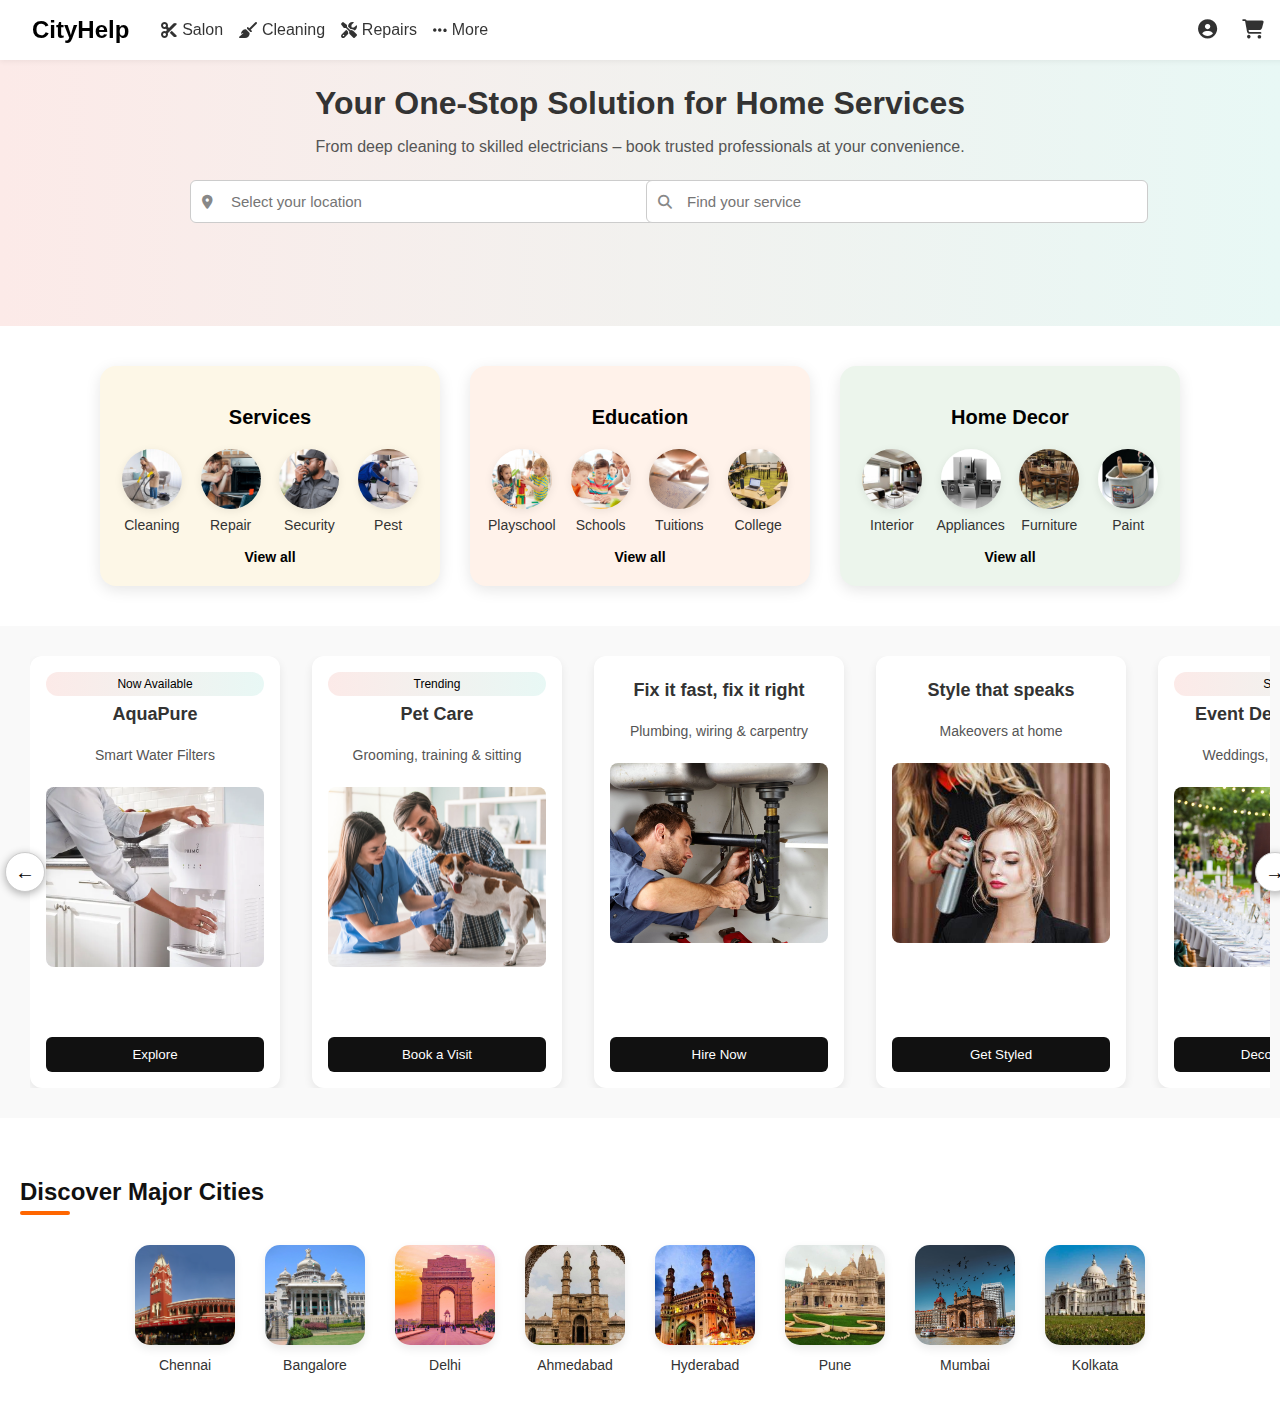
<file: index.html>
<!DOCTYPE html>
<html lang="en">

<head>
    <meta charset="UTF-8">
    <meta name="viewport" content="width=device-width, initial-scale=1.0">
    <title>CityHelp</title>
    <link rel="stylesheet" href="style1.css">
    <link rel="stylesheet" href="https://cdnjs.cloudflare.com/ajax/libs/font-awesome/6.7.2/css/all.min.css"
        integrity="sha512-Evv84Mr4kqVGRNSgIGL/F/aIDqQb7xQ2vcrdIwxfjThSH8CSR7PBEakCr51Ck+w+/U6swU2Im1vVX0SVk9ABhg=="
        crossorigin="anonymous" referrerpolicy="no-referrer" />
</head>

<body>
    <script src="search.js"></script>
    <script src="carousel.js"></script>
    <!-- Navigation -->
    <div id="Navigation">
        <div class="logo">CityHelp</div>
        <div class="nav-icons">
            <div class="nav-item"><i class="fa-solid fa-scissors"></i>Salon</div>
            <div class="nav-item"><i class="fa-solid fa-broom"></i>Cleaning</div>
            <div class="nav-item"><i class="fa-solid fa-screwdriver-wrench"></i>Repairs</div>
            <div class="nav-item"><i class="fa-solid fa-ellipsis-h"></i>More</div>
        </div>

        <div class="nav-right">
            <i class="fa-solid fa-circle-user"></i>
            <i class="fa-solid fa-cart-shopping"></i>

        </div>
    </div>

    <!-- Hero Section -->
    <section class="hero">
        <h1>Your One-Stop Solution for Home Services</h1>
        <p>From deep cleaning to skilled electricians – book trusted professionals at your convenience.</p>

        <div class="search-bar">
            <!-- Location -->
            <div class="input-wrapper">
                <i class="fas fa-location-dot"></i>
                <input type="text" placeholder="Select your location" id="locationInput" readonly
                    onclick="toggleDropdown('locationDropdown')">
                <span class="clear-btn" onclick="clearInput('locationInput')">&times;</span>
                <div class="dropdown-menu" id="locationDropdown">
                    <h4>Choose Location</h4>
                    <div onclick="selectItem('locationInput', this)">Use My Location (GPS)</div>
                    <div onclick="selectItem('locationInput', this)">Pimpri</div>
                    <div onclick="selectItem('locationInput', this)">Baner</div>
                    <div onclick="selectItem('locationInput', this)">Kothrud</div>
                </div>
            </div>

            <!-- Service -->
            <div class="input-wrapper">
                <i class="fas fa-magnifying-glass"></i>
                <input type="text" placeholder="Find your service" id="serviceInput"
                    onclick="toggleDropdown('serviceDropdown')">
                <span class="clear-btn" onclick="clearInput('serviceInput')">&times;</span>
                <div class="dropdown-menu" id="serviceDropdown">
                    <h4>Popular Categories</h4>
                    <div onclick="selectItem('serviceInput', this)">Pest control services</div>
                    <div onclick="selectItem('serviceInput', this)">Packers and movers</div>
                    <div onclick="selectItem('serviceInput', this)">Interior designers</div>
                    <div onclick="selectItem('serviceInput', this)">Overseas education consultant</div>
                    <div onclick="selectItem('serviceInput', this)">AC Repair services</div>
                </div>
            </div>
        </div>
    </section>

    <!-- Category Cards -->
    <div class="cards-container">
        <!-- Services Card -->
        <div class="card green">
            <h3>Services</h3>
            <div class="card-icons">
                <div class="icon">
                    <img src="home-cleaning.webp" alt="Cleaning">
                    <p>Cleaning</p>
                </div>
                <div class="icon">
                    <img src="repair.jpg" alt="Loans">
                    <p>Repair</p>
                </div>
                <div class="icon">
                    <img src="security.jpeg" alt="Security">
                    <p>Security</p>
                </div>
                <div class="icon">
                    <img src="pest.jpg" alt="Pest">
                    <p>Pest</p>
                </div>
            </div>
            <a href="#">View all</a>
        </div>

        <!-- Education Card -->
        <div class="card peach">
            <h3>Education</h3>
            <div class="card-icons">
                <div class="icon">
                    <img src="playschool.jpg" alt="Playschool">
                    <p>Playschool</p>
                </div>
                <div class="icon">
                    <img src="school.jpg" alt="Schools">
                    <p>Schools</p>
                </div>
                <div class="icon">
                    <img src="tutions.jpg" alt="Tuitions">
                    <p>Tuitions</p>
                </div>
                <div class="icon">
                    <img src="colleges.jpg" alt="College">
                    <p>College</p>
                </div>
            </div>
            <a href="#">View all</a>
        </div>

        <!-- Home Decor Card -->
        <div class="card beige">
            <h3>Home Decor</h3>
            <div class="card-icons">
                <div class="icon">
                    <img src="interior.jpg" alt="Interior">
                    <p>Interior</p>
                </div>
                <div class="icon">
                    <img src="appliances.jpg" alt="Appliances">
                    <p>Appliances</p>
                </div>
                <div class="icon">
                    <img src="furniture.jpg" alt="Furniture">
                    <p>Furniture</p>
                </div>
                <div class="icon">
                    <img src="paint.webp" alt="Paint">
                    <p>Paint</p>
                </div>
            </div>
            <a href="#">View all</a>
        </div>
    </div>

    <!--Carousel-->

    <div class="carousel-container">
        <button class="carousel-btn left">&#8592;</button>

        <div class="carousel-track">
            <div class="slide">
                <div class="carousel-card">
                    <span class="badge">Now Available</span>
                    <h4>AquaPure</h4>
                    <p class="subtitle">Smart Water Filters</p>
                    <img src="water_filter.webp" alt="Water Filter">
                    <button class="cta">Explore</button>
                </div>
            </div>
            <div class="slide">
                <div class="carousel-card">
                    <span class="badge">Trending</span>
                    <h4>Pet Care</h4>
                    <p class="subtitle">Grooming, training & sitting</p>
                    <img src="petcare.jpg" alt="Pet Services">
                    <button class="cta">Book a Visit</button>
                </div>
            </div>
            <div class="slide">
                <div class="carousel-card">
                    <h4>Fix it fast, fix it right</h4>
                    <p class="subtitle">Plumbing, wiring & carpentry</p>
                    <img src="fix.jpg" alt="Repairs">
                    <button class="cta">Hire Now</button>
                </div>
            </div>
            <div class="slide">
                <div class="carousel-card">
                    <h4>Style that speaks</h4>
                    <p class="subtitle">Makeovers at home</p>
                    <img src="makeover.jpg" alt="Stylist">
                    <button class="cta">Get Styled</button>
                </div>
            </div>

            <div class="slide">
                <div class="carousel-card">
                    <span class="badge">Special</span>
                    <h4>Event Decor Experts</h4>
                    <p class="subtitle">Weddings, parties & more</p>
                    <img src="decor.jpg" alt="Event Decor">
                    <button class="cta">Decorate Now</button>
                </div>
            </div>

            <div class="slide">
                <div class="carousel-card">
                    <h4>Sparkling Spaces</h4>
                    <p class="subtitle">Deep cleaning & sanitizing</p>
                    <img src="cleaning.jpeg" alt="Cleaning">
                    <button class="cta">Schedule</button>
                </div>
            </div>
            <div class="slide">
                <div class="carousel-card">
                    <h4>Quick Tech Support</h4>
                    <p class="subtitle">Laptop, WiFi & device help</p>
                    <img src="tech.jpg" alt="Tech Support">
                    <button class="cta">Connect</button>
                </div>
            </div>
            <div class="slide">
                <div class="carousel-card">
                    <h4>Fitness at Home</h4>
                    <p class="subtitle">Yoga, Zumba & training</p>
                    <img src="fitness.jpg" alt="Fitness">
                    <button class="cta">Start Now</button>
                </div>
            </div>
        </div>

        <button class="carousel-btn right">&#8594;</button>
    </div>

    <!-- Discover Cities -->
    <section class="cities">
        <h2>Discover Major Cities</h2>
        <div class="city-list">
            <div>
                <img src="chennai.jpg" alt="Chennai">
                <p>Chennai</p>
            </div>
            <div>
                <img src="bangalore.webp" alt="Bangalore">
                <p>Bangalore</p>
            </div>
            <div>
                <img src="delhi.jpg" alt="Delhi">
                <p>Delhi</p>
            </div>
            <div>
                <img src="ahmedabad.webp" alt="Ahmedabad">
                <p>Ahmedabad</p>
            </div>
            <div>
                <img src="hyderabad.jpg" alt="Hyderabad">
                <p>Hyderabad</p>
            </div>
            <div>
                <img src="pune.jpg" alt="Pune">
                <p>Pune</p>
            </div>
            <div>
                <img src="mumbai.jpg" alt="Mumbai">
                <p>Mumbai</p>
            </div>
            <div>
                <img src="kolkata.jpg" alt="Kolkata">
                <p>Kolkata</p>
            </div>
        </div>
    </section>

</body>
</html>
</file>
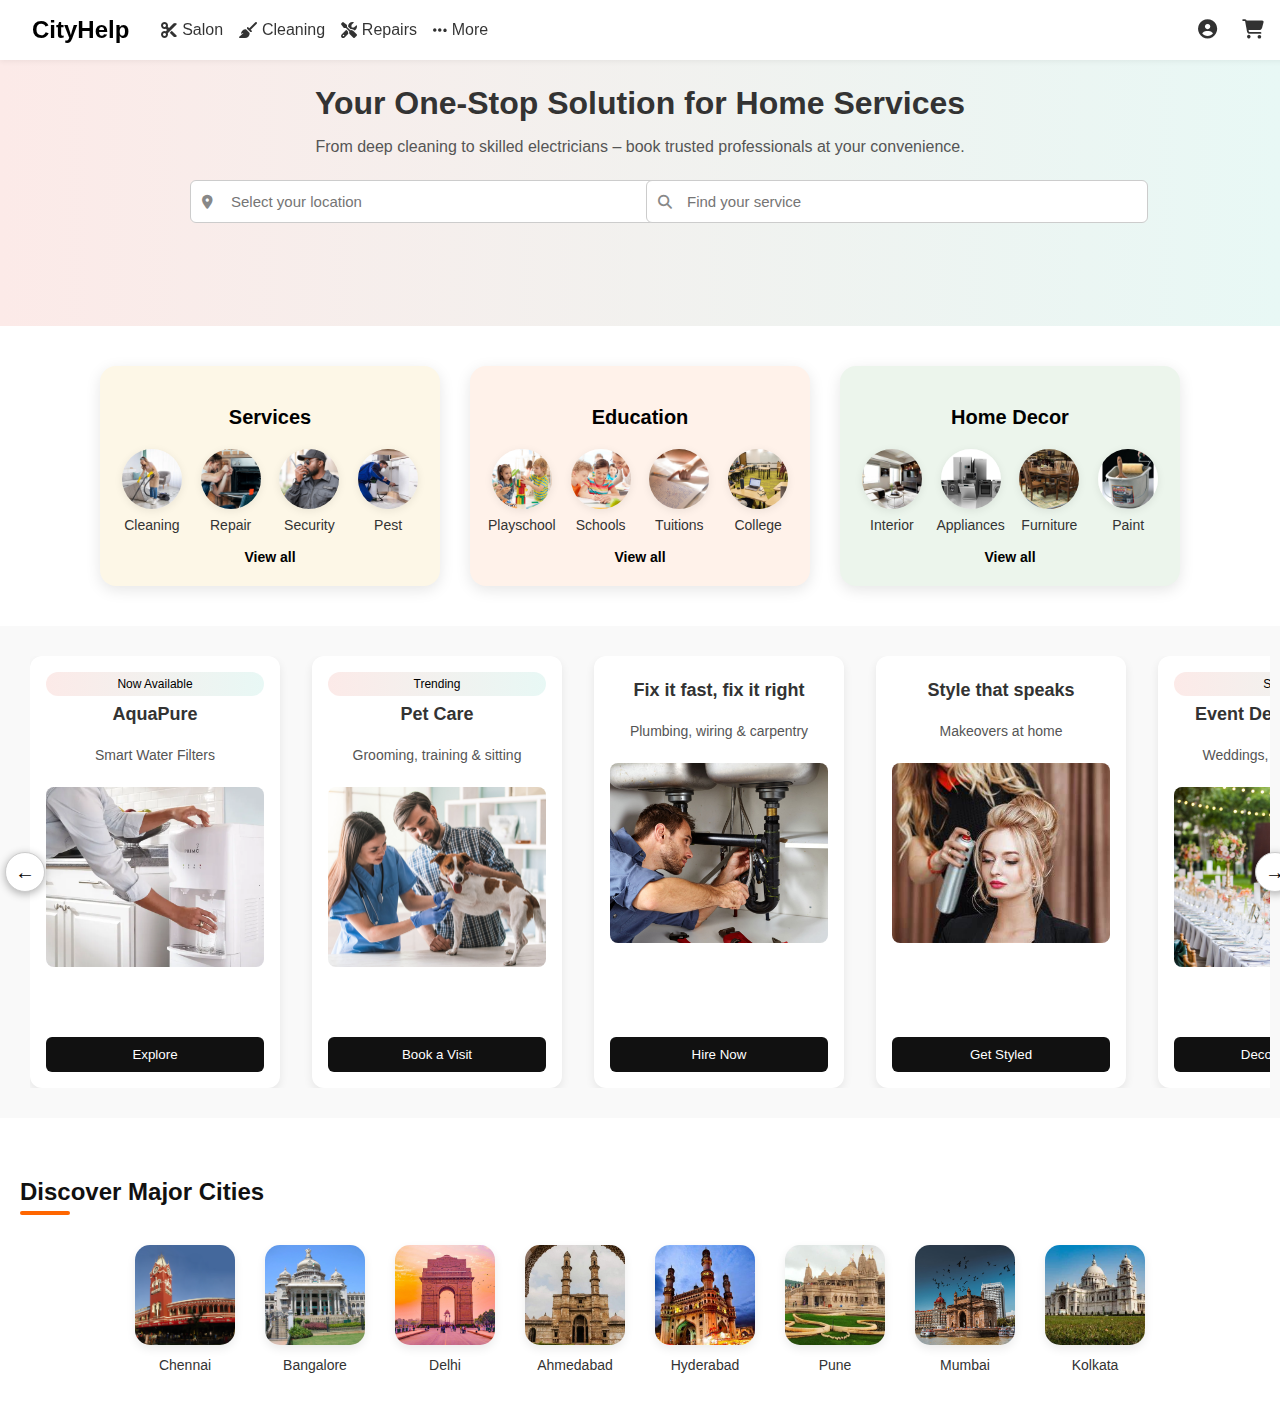
<file: index1.html>
<!DOCTYPE html>
<html lang="en">

<head>
    <meta charset="UTF-8">
    <meta name="viewport" content="width=device-width, initial-scale=1.0">
    <title>CityHelp</title>
    <link rel="stylesheet" href="style1.css">
    <link rel="stylesheet" href="https://cdnjs.cloudflare.com/ajax/libs/font-awesome/6.7.2/css/all.min.css"
        integrity="sha512-Evv84Mr4kqVGRNSgIGL/F/aIDqQb7xQ2vcrdIwxfjThSH8CSR7PBEakCr51Ck+w+/U6swU2Im1vVX0SVk9ABhg=="
        crossorigin="anonymous" referrerpolicy="no-referrer" />
</head>

<body>
    <script src="search.js"></script>
    <script src="carousel.js"></script>
    <!-- Navigation -->
    <div id="Navigation">
        <div class="logo">CityHelp</div>
        <div class="nav-icons">
            <div class="nav-item"><i class="fa-solid fa-scissors"></i>Salon</div>
            <div class="nav-item"><i class="fa-solid fa-broom"></i>Cleaning</div>
            <div class="nav-item"><i class="fa-solid fa-screwdriver-wrench"></i>Repairs</div>
            <div class="nav-item"><i class="fa-solid fa-ellipsis-h"></i>More</div>
        </div>

        <div class="nav-right">
            <i class="fa-solid fa-circle-user"></i>
            <i class="fa-solid fa-cart-shopping"></i>

        </div>
    </div>

    <!-- Hero Section -->
    <section class="hero">
        <h1>Your One-Stop Solution for Home Services</h1>
        <p>From deep cleaning to skilled electricians – book trusted professionals at your convenience.</p>

        <div class="search-bar">
            <!-- Location -->
            <div class="input-wrapper">
                <i class="fas fa-location-dot"></i>
                <input type="text" placeholder="Select your location" id="locationInput" readonly
                    onclick="toggleDropdown('locationDropdown')">
                <span class="clear-btn" onclick="clearInput('locationInput')">&times;</span>
                <div class="dropdown-menu" id="locationDropdown">
                    <h4>Choose Location</h4>
                    <div onclick="selectItem('locationInput', this)">Use My Location (GPS)</div>
                    <div onclick="selectItem('locationInput', this)">Pimpri</div>
                    <div onclick="selectItem('locationInput', this)">Baner</div>
                    <div onclick="selectItem('locationInput', this)">Kothrud</div>
                </div>
            </div>

            <!-- Service -->
            <div class="input-wrapper">
                <i class="fas fa-magnifying-glass"></i>
                <input type="text" placeholder="Find your service" id="serviceInput"
                    onclick="toggleDropdown('serviceDropdown')">
                <span class="clear-btn" onclick="clearInput('serviceInput')">&times;</span>
                <div class="dropdown-menu" id="serviceDropdown">
                    <h4>Popular Categories</h4>
                    <div onclick="selectItem('serviceInput', this)">Pest control services</div>
                    <div onclick="selectItem('serviceInput', this)">Packers and movers</div>
                    <div onclick="selectItem('serviceInput', this)">Interior designers</div>
                    <div onclick="selectItem('serviceInput', this)">Overseas education consultant</div>
                    <div onclick="selectItem('serviceInput', this)">AC Repair services</div>
                </div>
            </div>
        </div>
    </section>

    <!-- Category Cards -->
    <div class="cards-container">
        <!-- Services Card -->
        <div class="card green">
            <h3>Services</h3>
            <div class="card-icons">
                <div class="icon">
                    <img src="home-cleaning.webp" alt="Cleaning">
                    <p>Cleaning</p>
                </div>
                <div class="icon">
                    <img src="repair.jpg" alt="Loans">
                    <p>Repair</p>
                </div>
                <div class="icon">
                    <img src="security.jpeg" alt="Security">
                    <p>Security</p>
                </div>
                <div class="icon">
                    <img src="pest.jpg" alt="Pest">
                    <p>Pest</p>
                </div>
            </div>
            <a href="#">View all</a>
        </div>

        <!-- Education Card -->
        <div class="card peach">
            <h3>Education</h3>
            <div class="card-icons">
                <div class="icon">
                    <img src="playschool.jpg" alt="Playschool">
                    <p>Playschool</p>
                </div>
                <div class="icon">
                    <img src="school.jpg" alt="Schools">
                    <p>Schools</p>
                </div>
                <div class="icon">
                    <img src="tutions.jpg" alt="Tuitions">
                    <p>Tuitions</p>
                </div>
                <div class="icon">
                    <img src="colleges.jpg" alt="College">
                    <p>College</p>
                </div>
            </div>
            <a href="#">View all</a>
        </div>

        <!-- Home Decor Card -->
        <div class="card beige">
            <h3>Home Decor</h3>
            <div class="card-icons">
                <div class="icon">
                    <img src="interior.jpg" alt="Interior">
                    <p>Interior</p>
                </div>
                <div class="icon">
                    <img src="appliances.jpg" alt="Appliances">
                    <p>Appliances</p>
                </div>
                <div class="icon">
                    <img src="furniture.jpg" alt="Furniture">
                    <p>Furniture</p>
                </div>
                <div class="icon">
                    <img src="paint.webp" alt="Paint">
                    <p>Paint</p>
                </div>
            </div>
            <a href="#">View all</a>
        </div>
    </div>

    <!--Carousel-->

    <div class="carousel-container">
        <button class="carousel-btn left">&#8592;</button>

        <div class="carousel-track">
            <div class="slide">
                <div class="carousel-card">
                    <span class="badge">Now Available</span>
                    <h4>AquaPure</h4>
                    <p class="subtitle">Smart Water Filters</p>
                    <img src="water_filter.webp" alt="Water Filter">
                    <button class="cta">Explore</button>
                </div>
            </div>
            <div class="slide">
                <div class="carousel-card">
                    <span class="badge">Trending</span>
                    <h4>Pet Care</h4>
                    <p class="subtitle">Grooming, training & sitting</p>
                    <img src="petcare.jpg" alt="Pet Services">
                    <button class="cta">Book a Visit</button>
                </div>
            </div>
            <div class="slide">
                <div class="carousel-card">
                    <h4>Fix it fast, fix it right</h4>
                    <p class="subtitle">Plumbing, wiring & carpentry</p>
                    <img src="fix.jpg" alt="Repairs">
                    <button class="cta">Hire Now</button>
                </div>
            </div>
            <div class="slide">
                <div class="carousel-card">
                    <h4>Style that speaks</h4>
                    <p class="subtitle">Makeovers at home</p>
                    <img src="makeover.jpg" alt="Stylist">
                    <button class="cta">Get Styled</button>
                </div>
            </div>

            <div class="slide">
                <div class="carousel-card">
                    <span class="badge">Special</span>
                    <h4>Event Decor Experts</h4>
                    <p class="subtitle">Weddings, parties & more</p>
                    <img src="decor.jpg" alt="Event Decor">
                    <button class="cta">Decorate Now</button>
                </div>
            </div>

            <div class="slide">
                <div class="carousel-card">
                    <h4>Sparkling Spaces</h4>
                    <p class="subtitle">Deep cleaning & sanitizing</p>
                    <img src="cleaning.jpeg" alt="Cleaning">
                    <button class="cta">Schedule</button>
                </div>
            </div>
            <div class="slide">
                <div class="carousel-card">
                    <h4>Quick Tech Support</h4>
                    <p class="subtitle">Laptop, WiFi & device help</p>
                    <img src="tech.jpg" alt="Tech Support">
                    <button class="cta">Connect</button>
                </div>
            </div>
            <div class="slide">
                <div class="carousel-card">
                    <h4>Fitness at Home</h4>
                    <p class="subtitle">Yoga, Zumba & training</p>
                    <img src="fitness.jpg" alt="Fitness">
                    <button class="cta">Start Now</button>
                </div>
            </div>
        </div>

        <button class="carousel-btn right">&#8594;</button>
    </div>

    <!-- Discover Cities -->
    <section class="cities">
        <h2>Discover Major Cities</h2>
        <div class="city-list">
            <div>
                <img src="chennai.jpg" alt="Chennai">
                <p>Chennai</p>
            </div>
            <div>
                <img src="bangalore.webp" alt="Bangalore">
                <p>Bangalore</p>
            </div>
            <div>
                <img src="delhi.jpg" alt="Delhi">
                <p>Delhi</p>
            </div>
            <div>
                <img src="ahmedabad.webp" alt="Ahmedabad">
                <p>Ahmedabad</p>
            </div>
            <div>
                <img src="hyderabad.jpg" alt="Hyderabad">
                <p>Hyderabad</p>
            </div>
            <div>
                <img src="pune.jpg" alt="Pune">
                <p>Pune</p>
            </div>
            <div>
                <img src="mumbai.jpg" alt="Mumbai">
                <p>Mumbai</p>
            </div>
            <div>
                <img src="kolkata.jpg" alt="Kolkata">
                <p>Kolkata</p>
            </div>
        </div>
    </section>

</body>
</html>
</file>
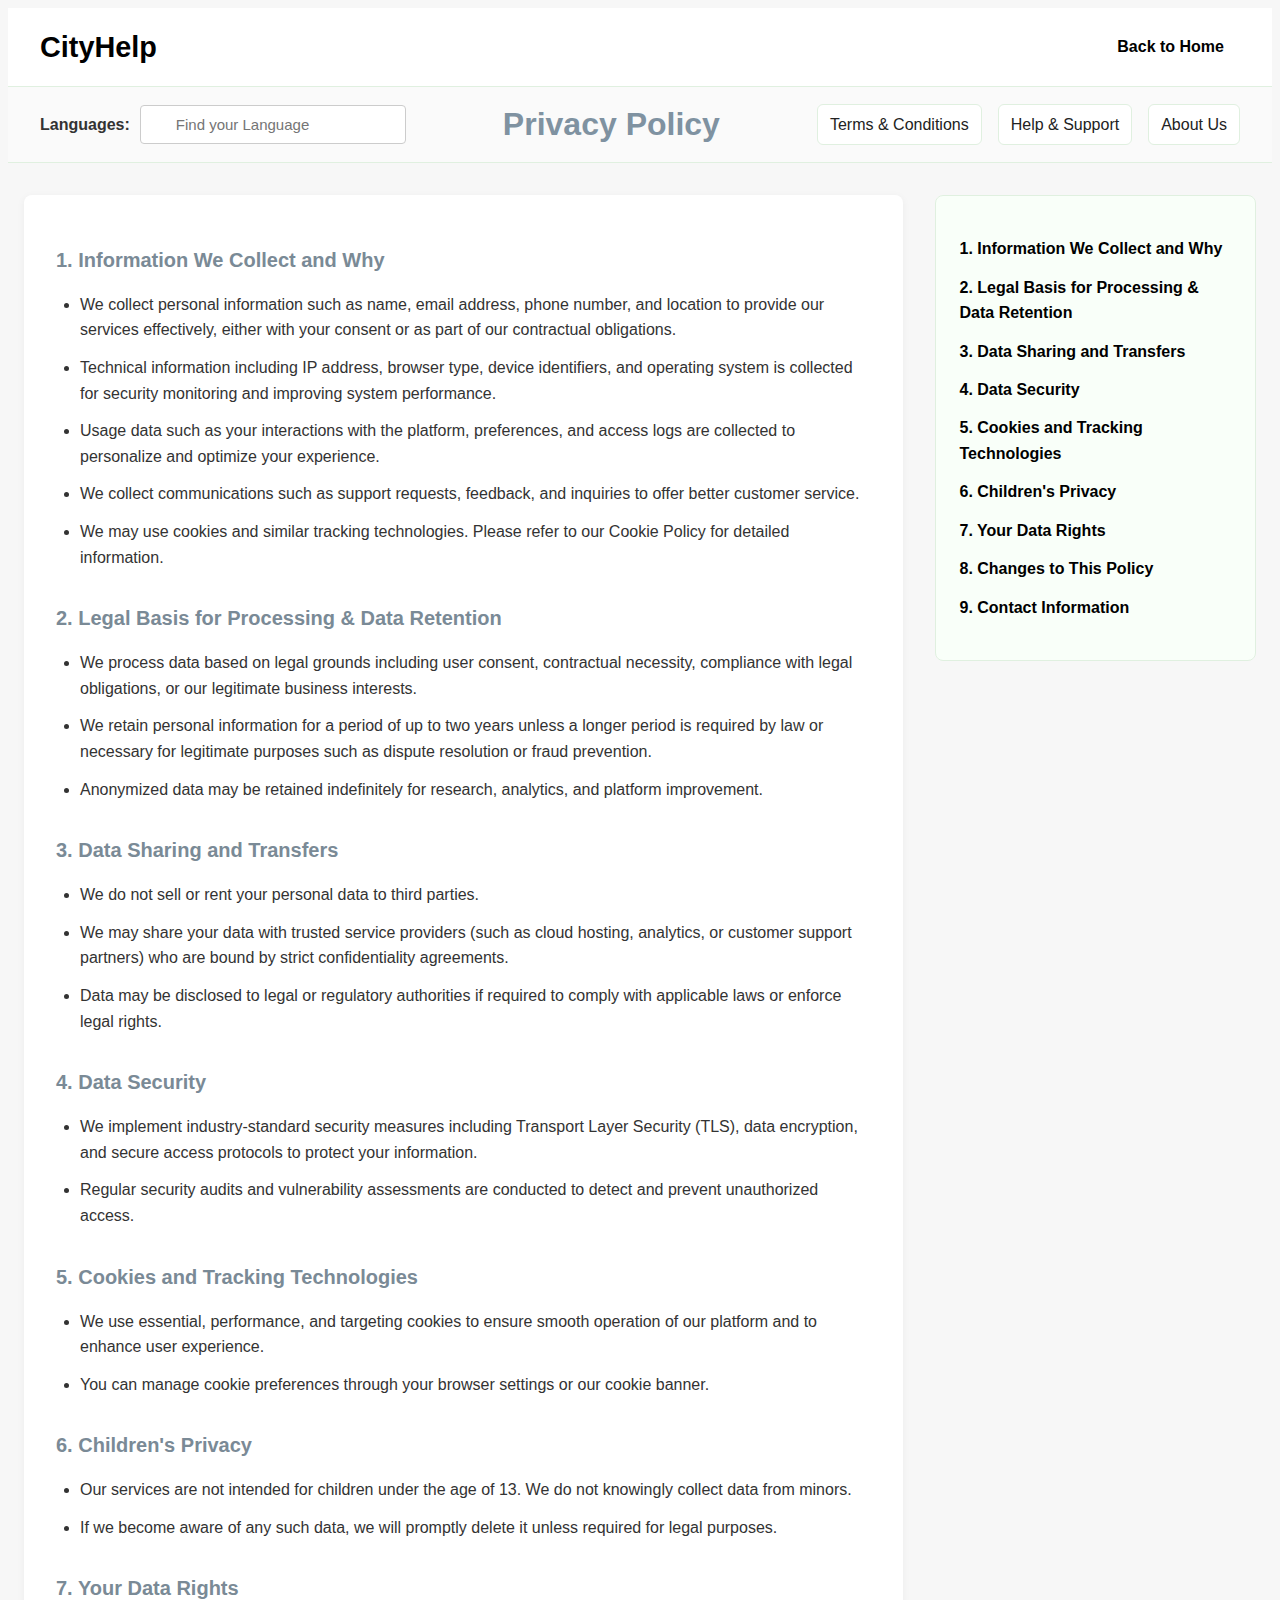
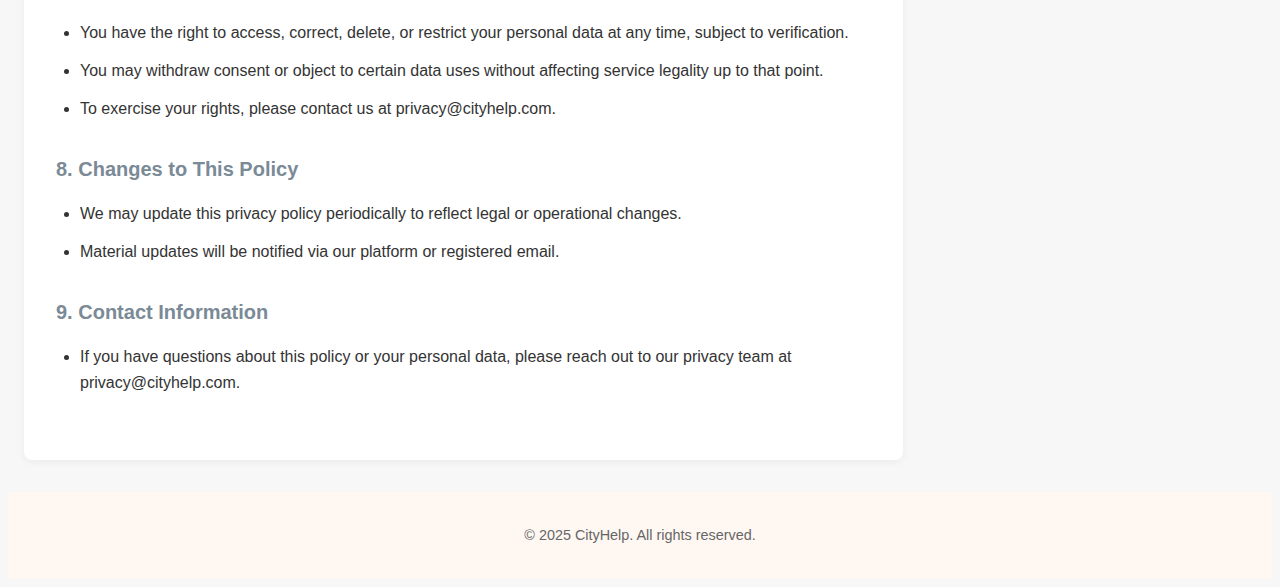
<file: privacy_policy.html>
<!DOCTYPE html>
<html lang="en">

<head>
    <meta charset="UTF-8" />
    <meta name="viewport" content="width=device-width,initial-scale=1">
    <title>Privacy Policy | CityHelp</title>
    <style>
        :root {
            --cream: #fdfbf4;
            --blush: #fff7f2;
            --mint: #f2fbf2;
            --sand: #f3e6d9;
            --sage: #e0f0e0;
            --coral: #ffd6c8;
            --slate: #7a8a96;

            --background: var(--cream);
            --content-bg: var(--blush);
            --sidebar-bg: var(--mint);
            --accent: var(--coral);
            --border: var(--sage);
            --text: #3a3a3a;
            --heading: var(--slate);
        }

        body {
            font-family: "Segoe UI", sans-serif;
            background-color: #f7f7f7;
            color: #333;
            line-height: 1.6;
        }

        .navbar {
            display: flex;
            align-items: center;
            padding: 1rem 2rem;
            background: #fff;
            color: #000000;
            position: sticky;
            top: 0;
            z-index: 1000;
            gap: 2rem;
        }

        .logo {
            font-size: 1.8rem;
            font-weight: 700;
            color: #000000;
        }

        .back-home-btn {
            background: #fff;
            color: #000000;
            margin-left: auto;
            border: none;
            padding: 0.5rem 1rem;
            font-weight: 700;
            font-size: 1rem;
            border-radius: 6px;
            cursor: pointer;
            transition: background-color 0.3s ease;
        }

        .back-home-btn:hover {
            box-shadow: 0 1px 2px #c2c2c2;
        }

        .sub-bar {
            background: #fafafa;
            display: flex;
            justify-content: space-between;
            align-items: center;
            padding: 0.75rem 2rem;
            border-bottom: 1px solid var(--sage);
            border-top: 1px solid var(--sage);
            flex-wrap: wrap;
        }

        .input-wrapper {
            display: flex;
            align-items: center;
            gap: 10px;
            flex-wrap: wrap;
            position: relative;
            font-family: Arial, sans-serif;
        }

        .input-wrapper label {
            font-weight: bold;
            white-space: nowrap;
        }

        .input-wrapper .input-container {
            position: relative;
            flex: 1;
            min-width: 200px;
        }

        .input-wrapper input[type="text"] {
            width: 100%;
            padding: 10px 30px 10px 35px;
            border: 1px solid #ccc;
            border-radius: 4px;
            box-sizing: border-box;
            font-size: 15px;
        }

        .input-wrapper i {
            position: absolute;
            left: 10px;
            top: 50%;
            transform: translateY(-50%);
            color: #888;
            pointer-events: none;
        }

        .input-wrapper .clear-btn {
            position: absolute;
            right: 10px;
            top: 50%;
            transform: translateY(-50%);
            cursor: pointer;
            font-size: 30px;
            color: #aaa;
            display: none;
        }

        .input-wrapper input[type="text"]:not(:placeholder-shown)+.clear-btn {
            display: block;
        }

        .input-wrapper .dropdown-menu {
            position: absolute;
            top: 105%;
            left: 0;
            width: 100%;
            border: 1px solid #ccc;
            background: #fff;
            box-shadow: 0 2px 6px rgba(0, 0, 0, 0.1);
            border-radius: 4px;
            max-height: 300px;
            overflow-y: auto;
            display: none;
            z-index: 10;
        }

        .dropdown-menu h4 {
            margin: 10px;
            padding: 5px;
            font-size: 16px;
            border-bottom: 1px solid #ddd;
            color: #333;
        }

        .dropdown-menu div {
            padding: 12px 16px;
            cursor: pointer;
            transition: background 0.2s;
            font-size: 16px;
        }

        .dropdown-menu div:hover {
            background-color: #f0f0f0;
        }

        @media (max-width: 600px) {
            .input-wrapper {
                flex-direction: column;
                align-items: flex-start;
            }

            .input-wrapper label {
                margin-bottom: 5px;
            }

            .input-wrapper .input-container {
                width: 100%;
            }
        }

        .sub-bar .nav-buttons {
            display: flex;
            gap: 1rem;
            flex-wrap: wrap;
        }

        h1 {
            margin: 0;
            font-size: 2rem;
            color: #7f92a1;
        }

        .sub-bar .nav-buttons a {
            text-decoration: none;
            color: #222;
            font-weight: 500;
            padding: 0.4rem 0.75rem;
            border-radius: 6px;
            transition: background-color 0.3s, color 0.3s;
            background: #ffffff;
            border: 1px solid var(--sage);
        }

        .sub-bar .nav-buttons a:hover {
            box-shadow: 0 1px 2px #c2c2c2;
        }

        .container {
            max-width: 1400px;
            margin: auto;
            padding: 2rem 1rem;
            display: flex;
            gap: 2rem;
        }

        main {
            flex: 3;
            background: #fff;
            padding: 2rem;
            border-radius: 8px;
            box-shadow: 0 2px 8px rgba(0, 0, 0, 0.05);
        }

        aside {
            flex: 1;
            background: #f9fff9;
            padding: 1.5rem;
            border-radius: 8px;
            border: 1px solid #e0f0e0;
            height: fit-content;
            position: sticky;
            top: 120px;
        }

        aside nav ul {
            list-style: none;
            padding-left: 0;
        }

        aside nav ul li {
            margin-bottom: 0.8rem;
        }

        aside nav ul li a {
            color: #000;
            font-weight: bold;
            text-decoration: none;
            transition: color 0.3s;
        }

        aside nav ul li a.active,
        aside nav ul li a:hover {
            text-decoration: underline;
        }

        section {
            margin-bottom: 2rem;
        }

        h2 {
            color: #7a8a96;
            font-size: 1.25rem;
            margin-bottom: 1rem;
        }

        ul {
            padding-left: 1.5rem;
        }

        li {
            margin-bottom: .75rem;
        }

        footer {
            font-size: 0.9rem;
            color: #666;
            background: #fff7f2;
            padding: 2rem 1rem;
            text-align: center;
        }

        select {
            margin-top: 1rem;
            padding: .5rem;
            font-size: 1rem;
        }
    </style>
</head>

<body>
    <div class="navbar">
        <div class="logo">CityHelp</div>
        <button class="back-home-btn" onclick="window.location.href='index.html'">
            Back to Home
        </button>
    </div>
    <div class="sub-bar">
        <div class="input-wrapper">
            <label for="languageInput">Languages:</label>
            <div class="input-container">
                <i class="fas fa-globe"></i>
                <input type="text" id="languageInput" placeholder="Find your Language" readonly
                    onclick="toggleDropdown('languageDropdown')" />
                <span class="clear-btn" onclick="clearInput('languageInput')">&times;</span>
                <div class="dropdown-menu" id="languageDropdown">
                    <h4>Languages</h4>
                    <div onclick="selectItem('languageInput', 'en')">English</div>
                    <div onclick="selectItem('languageInput', 'hi')">हिन्दी</div>
                    <div onclick="selectItem('languageInput', 'mr')">मराठी</div>
                    <div onclick="selectItem('languageInput', 'ta')">தமிழ்</div>
                    <div onclick="selectItem('languageInput', 'bn')">বাংলা</div>
                    <div onclick="selectItem('languageInput', 'gu')">ગુજરાતી</div>
                </div>
            </div>
        </div>
        <header>
            <h1>Privacy Policy</h1>
        </header>
        <div class="nav-buttons">
            <a href="terms&conditions.html">Terms & Conditions</a>
            <a href="/help">Help & Support</a>
            <a href="/about">About Us</a>
        </div>
    </div>
    <div class="container">
        <main id="privacy-content"></main>
        <aside>
            <nav>
                <ul id="sidebar-links"></ul>
            </nav>
        </aside>
    </div>
    <footer>&copy; 2025 CityHelp. All rights reserved.</footer>
    <script>
        const privacyData = {
            en: [
                {
                    id: "info-collection",
                    title: "1. Information We Collect and Why",
                    points: [
                        "We collect personal information such as name, email address, phone number, and location to provide our services effectively, either with your consent or as part of our contractual obligations.",
                        "Technical information including IP address, browser type, device identifiers, and operating system is collected for security monitoring and improving system performance.",
                        "Usage data such as your interactions with the platform, preferences, and access logs are collected to personalize and optimize your experience.",
                        "We collect communications such as support requests, feedback, and inquiries to offer better customer service.",
                        "We may use cookies and similar tracking technologies. Please refer to our Cookie Policy for detailed information."
                    ]
                },
                {
                    id: "legal-basis",
                    title: "2. Legal Basis for Processing & Data Retention",
                    points: [
                        "We process data based on legal grounds including user consent, contractual necessity, compliance with legal obligations, or our legitimate business interests.",
                        "We retain personal information for a period of up to two years unless a longer period is required by law or necessary for legitimate purposes such as dispute resolution or fraud prevention.",
                        "Anonymized data may be retained indefinitely for research, analytics, and platform improvement."
                    ]
                },
                {
                    id: "data-sharing",
                    title: "3. Data Sharing and Transfers",
                    points: [
                        "We do not sell or rent your personal data to third parties.",
                        "We may share your data with trusted service providers (such as cloud hosting, analytics, or customer support partners) who are bound by strict confidentiality agreements.",
                        "Data may be disclosed to legal or regulatory authorities if required to comply with applicable laws or enforce legal rights."
                    ]
                },
                {
                    id: "security",
                    title: "4. Data Security",
                    points: [
                        "We implement industry-standard security measures including Transport Layer Security (TLS), data encryption, and secure access protocols to protect your information.",
                        "Regular security audits and vulnerability assessments are conducted to detect and prevent unauthorized access."
                    ]
                },
                {
                    id: "cookies",
                    title: "5. Cookies and Tracking Technologies",
                    points: [
                        "We use essential, performance, and targeting cookies to ensure smooth operation of our platform and to enhance user experience.",
                        "You can manage cookie preferences through your browser settings or our cookie banner."
                    ]
                },
                {
                    id: "child-privacy",
                    title: "6. Children's Privacy",
                    points: [
                        "Our services are not intended for children under the age of 13. We do not knowingly collect data from minors.",
                        "If we become aware of any such data, we will promptly delete it unless required for legal purposes."
                    ]
                },
                {
                    id: "rights",
                    title: "7. Your Data Rights",
                    points: [
                        "You have the right to access, correct, delete, or restrict your personal data at any time, subject to verification.",
                        "You may withdraw consent or object to certain data uses without affecting service legality up to that point.",
                        "To exercise your rights, please contact us at privacy@cityhelp.com."
                    ]
                },
                {
                    id: "changes",
                    title: "8. Changes to This Policy",
                    points: [
                        "We may update this privacy policy periodically to reflect legal or operational changes.",
                        "Material updates will be notified via our platform or registered email."
                    ]
                },
                {
                    id: "contact",
                    title: "9. Contact Information",
                    points: [
                        "If you have questions about this policy or your personal data, please reach out to our privacy team at privacy@cityhelp.com."
                    ]
                }
            ],

            hi: [
                {
                    id: "info-collection",
                    title: "1. हम कौन-सी जानकारी एकत्र करते हैं और क्यों",
                    points: [
                        "हम आपकी सहमति या अनुबंध के तहत, सेवाएं प्रदान करने के लिए नाम, ईमेल, फ़ोन नंबर और स्थान जैसी व्यक्तिगत जानकारी एकत्र करते हैं।",
                        "आईपी पता, ब्राउज़र प्रकार, डिवाइस पहचानकर्ता और ऑपरेटिंग सिस्टम जैसी तकनीकी जानकारी सुरक्षा और प्रदर्शन सुधार हेतु एकत्र की जाती है।",
                        "प्लेटफ़ॉर्म पर आपकी गतिविधियों, पसंद और लॉग डेटा को आपके अनुभव को अनुकूलित करने के लिए उपयोग किया जाता है।",
                        "सहायता अनुरोध, प्रतिक्रिया और पूछताछ जैसी आपकी संचार जानकारी बेहतर ग्राहक सेवा हेतु एकत्र की जाती है।",
                        "हम कुकीज़ और समान ट्रैकिंग तकनीकों का उपयोग कर सकते हैं। कृपया हमारी कुकी नीति देखें।"
                    ]
                },
                {
                    id: "legal-basis",
                    title: "2. प्रोसेसिंग का कानूनी आधार और डेटा संरक्षण अवधि",
                    points: [
                        "हम उपयोगकर्ता की सहमति, अनुबंध आवश्यकता, कानूनी अनुपालन या वैध व्यावसायिक हित के आधार पर डेटा संसाधित करते हैं।",
                        "व्यक्तिगत जानकारी दो वर्षों तक या कानून द्वारा आवश्यक अवधि तक संग्रहीत की जाती है।",
                        "अनाम डेटा को विश्लेषण और अनुसंधान हेतु अनिश्चित काल तक रखा जा सकता है।"
                    ]
                },
                {
                    id: "data-sharing",
                    title: "3. डेटा साझा करना और स्थानांतरण",
                    points: [
                        "हम आपकी व्यक्तिगत जानकारी किसी तीसरे पक्ष को बेचते या किराए पर नहीं देते।",
                        "हम विश्वसनीय सेवा प्रदाताओं के साथ डेटा साझा कर सकते हैं जो गोपनीयता अनुबंधों से बंधे हैं।",
                        "कानून के अनुसार, यदि आवश्यक हो, तो हम नियामक अधिकारियों के साथ डेटा साझा कर सकते हैं।"
                    ]
                },
                {
                    id: "security",
                    title: "4. डेटा सुरक्षा",
                    points: [
                        "हम TLS, डेटा एन्क्रिप्शन और सुरक्षित प्रोटोकॉल जैसे उद्योग-मानक सुरक्षा उपायों का पालन करते हैं।",
                        "हम नियमित सुरक्षा ऑडिट और जांच करते हैं।"
                    ]
                },
                {
                    id: "cookies",
                    title: "5. कुकीज़ और ट्रैकिंग तकनीकें",
                    points: [
                        "हम आवश्यक, प्रदर्शन और लक्षित कुकीज़ का उपयोग करते हैं।",
                        "आप ब्राउज़र सेटिंग्स या कुकी बैनर से अपनी पसंद प्रबंधित कर सकते हैं।"
                    ]
                },
                {
                    id: "child-privacy",
                    title: "6. बच्चों की गोपनीयता",
                    points: [
                        "हमारी सेवाएं 13 वर्ष से कम आयु के बच्चों के लिए नहीं हैं।",
                        "यदि हमें ऐसा डेटा ज्ञात होता है, तो हम उसे हटाने की प्रक्रिया शुरू करेंगे।"
                    ]
                },
                {
                    id: "rights",
                    title: "7. आपके अधिकार",
                    points: [
                        "आपके पास अपनी व्यक्तिगत जानकारी देखने, संशोधित करने, हटाने या सीमित करने का अधिकार है।",
                        "आप सहमति वापस ले सकते हैं या कुछ उपयोगों पर आपत्ति कर सकते हैं।",
                        "किसी भी अधिकार के लिए कृपया privacy@cityhelp.com पर संपर्क करें।"
                    ]
                },
                {
                    id: "changes",
                    title: "8. नीति में परिवर्तन",
                    points: [
                        "हम समय-समय पर कानूनी या संचालन आवश्यकताओं के अनुसार नीति को अपडेट कर सकते हैं।",
                        "प्रमुख परिवर्तनों की सूचना ईमेल या वेबसाइट के माध्यम से दी जाएगी।"
                    ]
                },
                {
                    id: "contact",
                    title: "9. संपर्क जानकारी",
                    points: [
                        "यदि आपकी कोई भी शंका है, तो कृपया privacy@cityhelp.com पर संपर्क करें।"
                    ]
                }
            ],

            mr: [
                {
                    id: "info-collection",
                    title: "1. आम्ही कोणती माहिती गोळा करतो आणि का",
                    points: [
                        "आमच्या सेवा प्रभावीपणे प्रदान करण्यासाठी, तुमच्या संमतीने किंवा कराराच्या आधारावर, आम्ही नाव, ईमेल, फोन नंबर आणि स्थान यासारखी वैयक्तिक माहिती गोळा करतो.",
                        "आयपी पत्ता, ब्राउझर प्रकार, डिव्हाइस आयडी आणि ऑपरेटिंग सिस्टम यांसारखी तांत्रिक माहिती सुरक्षितता आणि प्रणाली कार्यप्रदर्शन सुधारण्यासाठी वापरली जाते.",
                        "तुमचा वापर, प्राधान्यक्रम आणि लॉग्ज गोळा करून तुमचा अनुभव वैयक्तिकृत केला जातो.",
                        "ग्राहक सेवा सुधारण्यासाठी आम्ही तुमच्या चौकशी, अभिप्राय आणि संवाद गोळा करतो.",
                        "कृपया आमच्या कुकी धोरणाचा संदर्भ घ्या कारण आम्ही कुकीज आणि तत्सम तंत्रज्ञान वापरतो."
                    ]
                },
                {
                    id: "legal-basis",
                    title: "2. कायदेशीर आधार आणि डेटा साठवण",
                    points: [
                        "आम्ही संमती, करार, कायदेशीर जबाबदारी किंवा वैध व्यावसायिक हेतूंवर आधारित माहिती प्रक्रिया करतो.",
                        "वैयक्तिक माहिती दोन वर्षांपर्यंत जतन केली जाते किंवा कायद्यानुसार आवश्यक असल्यास त्यापेक्षा जास्त काळासाठी.",
                        "गोपनीय केलेला (अनामिक) डेटा विश्लेषण व संशोधनासाठी अनिश्चितकाळ ठेवला जाऊ शकतो."
                    ]
                },
                {
                    id: "data-sharing",
                    title: "3. डेटा शेअरिंग आणि हस्तांतरण",
                    points: [
                        "आम्ही तुमची वैयक्तिक माहिती विकत नाही किंवा भाड्याने देत नाही.",
                        "डेटा विश्वसनीय सेवा प्रदात्यांसोबत शेअर केला जाऊ शकतो, जे गोपनीयतेच्या करारांनी बांधलेले असतात.",
                        "कायद्यानुसार, माहिती कायदेशीर संस्थांना पुरवली जाऊ शकते."
                    ]
                },
                {
                    id: "security",
                    title: "4. डेटा सुरक्षा",
                    points: [
                        "आम्ही TLS, एन्क्रिप्शन आणि सुरक्षित प्रवेश प्रोटोकॉल वापरून सुरक्षा सुनिश्चित करतो.",
                        "अनधिकृत प्रवेश रोखण्यासाठी नियमित सुरक्षा तपासणी केली जाते."
                    ]
                },
                {
                    id: "cookies",
                    title: "5. कुकीज आणि ट्रॅकिंग तंत्रज्ञान",
                    points: [
                        "आम्ही आवश्यक, कार्यप्रदर्शन आणि लक्ष्यित कुकीज वापरतो.",
                        "तुम्ही ब्राउझर सेटिंग्ज किंवा कुकी बॅनरद्वारे प्राधान्ये व्यवस्थापित करू शकता."
                    ]
                },
                {
                    id: "child-privacy",
                    title: "6. बाल गोपनीयता",
                    points: [
                        "ही सेवा १३ वर्षांखालील मुलांसाठी नाही.",
                        "अशा माहितीबाबत आम्ही ती त्वरीत हटवण्याची कारवाई करू."
                    ]
                },
                {
                    id: "rights",
                    title: "7. तुमचे हक्क",
                    points: [
                        "तुम्हाला तुमचा वैयक्तिक डेटा पाहण्याचा, दुरुस्त करण्याचा, हटवण्याचा किंवा मर्यादित करण्याचा हक्क आहे.",
                        "तुम्ही संमती मागे घेऊ शकता किंवा काही उपयोगांवर आक्षेप घेऊ शकता.",
                        "privacy@cityhelp.com या ईमेलवर संपर्क करा."
                    ]
                },
                {
                    id: "changes",
                    title: "8. धोरणातील बदल",
                    points: [
                        "कायदेशीर किंवा कार्यान्वयन कारणांमुळे धोरण कालांतराने अद्ययावत केले जाऊ शकते.",
                        "महत्त्वाचे बदल वेबसाइट किंवा नोंदणीकृत ईमेलद्वारे सूचित केले जातील."
                    ]
                },
                {
                    id: "contact",
                    title: "9. संपर्क माहिती",
                    points: [
                        "या धोरणासंबंधी शंका असल्यास कृपया privacy@cityhelp.com वर संपर्क करा."
                    ]
                }
            ],

            ta: [
                {
                    id: "info-collection",
                    title: "1. நாம் சேகரிக்கும் தகவல்கள் மற்றும் அவற்றின் நோக்கம்",
                    points: [
                        "உங்கள் ஒப்புதல் அல்லது ஒப்பந்தக் காரணமாக, நாங்கள் பெயர், மின்னஞ்சல், தொலைபேசி எண் மற்றும் இருப்பிடம் போன்ற தனிப்பட்ட தகவல்களை சேகரிக்கிறோம்.",
                        "பாதுகாப்பு மற்றும் செயல்திறனை மேம்படுத்த, ஐ.பி முகவரி, உலாவி வகை, சாதன அடையாளங்கள், இயக்க முறைமை போன்ற தொழில்நுட்பத் தகவல்களும் சேகரிக்கப்படுகின்றன.",
                        "தளத்தின் பயன்பாடு, விருப்பங்கள் மற்றும் அணுகல் பதிவுகளை உங்கள் அனுபவத்தை தனிப்பயனாக்க இந்தத் தரவுகள் பயன்படுத்தப்படுகின்றன.",
                        "தொழில்நுட்ப ஆதரவு, பின்னூட்டம் மற்றும் கேள்விகளை எளிதாக்க, உங்கள் தொடர்பு தகவல்களும் சேகரிக்கப்படுகின்றன.",
                        "நாங்கள் கூகீகள் மற்றும் போன்ற கண்காணிப்பு தொழில்நுட்பங்களை பயன்படுத்தலாம். மேலும் விவரங்களுக்கு, எங்கள் கூகீ கொள்கையைப் பார்க்கவும்."
                    ]
                },
                {
                    id: "legal-basis",
                    title: "2. தகவல் செயலாக்கத்திற்கு சட்ட அடிப்படை மற்றும் தகவல் வைத்திருக்கும் காலம்",
                    points: [
                        "உங்கள் ஒப்புதல், ஒப்பந்த தேவைகள், சட்டப் பிணைப்புகள் மற்றும் நாங்கள் கொண்ட நியாயமான வணிக நலன்களை அடிப்படையாகக் கொண்டு நாங்கள் தகவல்களை செயலாக்குகிறோம்.",
                        "தனிப்பட்ட தகவல்கள் பொதுவாக 2 ஆண்டுகள் வரை வைத்திருக்கும் அல்லது தேவையான சட்டக் கால வரையிலாக இருக்கும்.",
                        "அனானிமஸ் செய்யப்பட்ட (அடையாளம் தெரியாத) தரவுகள் ஆய்வுக்காக காலவரையின்றி வைத்திருப்பது சாத்தியமானது."
                    ]
                },
                {
                    id: "data-sharing",
                    title: "3. தரவின் பகிர்வு மற்றும் மாற்றம்",
                    points: [
                        "நாங்கள் உங்கள் தனிப்பட்ட தரவுகளை மூன்றாம் தரப்பினரிடம் விற்பதையோ வாடகைக்கு விடுவதையோ செய்யவில்லை.",
                        "நாங்கள் நம்பகத்தன்மை கொண்ட சேவை வழங்குநர்களுடன் உங்கள் தரவுகளை பகிரலாம்; அவர்கள் கையெழுத்திட்ட பாதுகாப்பு உடன்படிக்கைகளை பின்பற்றுகிறார்கள்.",
                        "சட்ட விதிமுறைகளை பின்பற்ற வேண்டிய கட்டாயங்கள் உள்ளதாயின், நாங்கள் தகவல்களை அதிகாரிகளிடம் பகிரலாம்."
                    ]
                },
                {
                    id: "security",
                    title: "4. தரவு பாதுகாப்பு",
                    points: [
                        "மொழி மாற்று பாதுகாப்பு நெறிமுறைகள் (TLS), தரவுக் குறியாக்கம், மற்றும் பாதுகாப்பான அணுகல் நடைமுறைகள் ஆகியவற்றைப் பயன்படுத்துகிறோம்.",
                        "அனுமதியில்லாத அணுகலை தடுக்கும் வகையில், பாதுகாப்பு ஆய்வுகள் மற்றும் சேத மதிப்பீடுகள் நடைமுறைப்படுத்தப்படுகின்றன."
                    ]
                },
                {
                    id: "cookies",
                    title: "5. கூகீக்கள் மற்றும் கண்காணிப்பு தொழில்நுட்பங்கள்",
                    points: [
                        "அவசியமான, செயல்திறன் மற்றும் இலக்கிடப்பட்ட கூகீக்கள் பயன்படுத்தப்படுகின்றன.",
                        "நீங்கள் உங்கள் உலாவியில் அல்லது எங்கள் கூகீ பட்டையில் விருப்பங்களை நிர்வகிக்கலாம்."
                    ]
                },
                {
                    id: "child-privacy",
                    title: "6. சிறுவர் தனியுரிமை",
                    points: [
                        "இந்த சேவைகள் 13 வயதிற்குட்பட்ட குழந்தைகளுக்காக அல்ல.",
                        "இத்தகைய தகவல் திரட்டப்படுவதை நாங்கள் அறிவோம் என்றால், உடனடியாக அதை நீக்க நடவடிக்கை எடுக்கப்படும்."
                    ]
                },
                {
                    id: "rights",
                    title: "7. உங்கள் தரவுப் பாதுகாப்பு உரிமைகள்",
                    points: [
                        "உங்கள் தனிப்பட்ட தரவை அணுக, திருத்த, நீக்க அல்லது கட்டுப்படுத்தும் உரிமை உங்களிடம் உள்ளது.",
                        "உங்கள் ஒப்புதலை திரும்பப் பெறலாம் அல்லது குறிப்பிட்ட பயன்பாடுகளுக்கு எதிராக நீங்கள் ஆட்சேபிக்கலாம்.",
                        "உங்கள் உரிமைகளைப் பயன்படுத்த privacy@cityhelp.com என்ற முகவரியில் எங்களைத் தொடர்பு கொள்ளவும்."
                    ]
                },
                {
                    id: "changes",
                    title: "8. கொள்கையில் மாற்றங்கள்",
                    points: [
                        "சட்ட மற்றும் செயல்முறை காரணங்களால், இந்தக் கொள்கையை அவ்வப்போது புதுப்பிக்கலாம்.",
                        "முக்கியமான மாற்றங்கள் தளத்தில் அல்லது பதிவுசெய்த மின்னஞ்சலில் அறிவிக்கப்படும்."
                    ]
                },
                {
                    id: "contact",
                    title: "9. தொடர்புக்கு",
                    points: [
                        "இந்த கொள்கை அல்லது உங்கள் தரவைக் குறித்த கேள்விகளுக்காக, privacy@cityhelp.com என்ற முகவரியில் எங்களை அணுகவும்."
                    ]
                }
            ],

            bn: [
                {
                    id: "info-collection",
                    title: "১. আমরা কী তথ্য সংগ্রহ করি এবং কেন",
                    points: [
                        "আমাদের পরিষেবা সঠিকভাবে প্রদান করতে, আপনার সম্মতি বা চুক্তিগত প্রয়োজনে, আমরা নাম, ইমেইল, ফোন নম্বর এবং অবস্থান ইত্যাদি ব্যক্তিগত তথ্য সংগ্রহ করি।",
                        "নিরাপত্তা ও কর্মদক্ষতা উন্নয়নের জন্য আমরা আইপি ঠিকানা, ব্রাউজার ধরণ, ডিভাইস আইডি, এবং অপারেটিং সিস্টেমের মতো প্রযুক্তিগত তথ্য সংগ্রহ করি।",
                        "আপনার ব্যবহারের ধরন, পছন্দ এবং লগ ডেটা আপনার অভিজ্ঞতা ব্যক্তিগতকরণ ও উন্নত করার জন্য সংগ্রহ করা হয়।",
                        "সহায়তা অনুরোধ, প্রতিক্রিয়া এবং জিজ্ঞাসা সম্পর্কিত যোগাযোগ আমরা আরও ভাল গ্রাহক সেবা দেওয়ার জন্য ব্যবহার করি।",
                        "আমরা কুকি এবং অনুরূপ ট্র্যাকিং প্রযুক্তি ব্যবহার করতে পারি। বিস্তারিত জানার জন্য আমাদের কুকি নীতিমালা দেখুন।"
                    ]
                },
                {
                    id: "legal-basis",
                    title: "২. তথ্য প্রক্রিয়াকরণের আইনি ভিত্তি ও সংরক্ষণকাল",
                    points: [
                        "আমরা তথ্য প্রক্রিয়া করি ব্যবহারকারীর সম্মতি, চুক্তির প্রয়োজনীয়তা, আইনগত বাধ্যবাধকতা বা আমাদের বৈধ ব্যবসায়িক স্বার্থের ভিত্তিতে।",
                        "ব্যক্তিগত তথ্য সাধারণত দুই বছর পর্যন্ত সংরক্ষণ করা হয়, অথবা আইনগত কারণে প্রয়োজনে দীর্ঘ সময়ের জন্য রাখা যেতে পারে।",
                        "পরিচয়বিহীন (anonymized) ডেটা বিশ্লেষণ ও গবেষণার জন্য অনির্দিষ্টকালের জন্য সংরক্ষণ করা যেতে পারে।"
                    ]
                },
                {
                    id: "data-sharing",
                    title: "৩. তথ্য ভাগাভাগি ও স্থানান্তর",
                    points: [
                        "আমরা আপনার ব্যক্তিগত তথ্য কোনো তৃতীয় পক্ষের কাছে বিক্রি বা ভাড়া দিই না।",
                        "আমরা বিশ্বস্ত পরিষেবা সরবরাহকারীদের সঙ্গে তথ্য ভাগ করতে পারি, যারা কঠোর গোপনীয়তা চুক্তিতে আবদ্ধ।",
                        "আইনি কর্তৃপক্ষের অনুরোধে প্রয়োজনীয় তথ্য প্রদান করা হতে পারে।"
                    ]
                },
                {
                    id: "security",
                    title: "৪. তথ্য নিরাপত্তা",
                    points: [
                        "আমরা TLS, ডেটা এনক্রিপশন এবং নিরাপদ অ্যাক্সেস প্রোটোকলসহ শিল্প-মানের নিরাপত্তা ব্যবস্থা গ্রহণ করি।",
                        "নিয়মিত নিরাপত্তা অডিট ও দুর্বলতা মূল্যায়নের মাধ্যমে অননুমোদিত প্রবেশ প্রতিরোধ করা হয়।"
                    ]
                },
                {
                    id: "cookies",
                    title: "৫. কুকি এবং ট্র্যাকিং প্রযুক্তি",
                    points: [
                        "আমরা প্রয়োজনীয়, পারফরম্যান্স এবং লক্ষ্যযুক্ত কুকিগুলির ব্যবহার করি।",
                        "আপনি আপনার ব্রাউজার সেটিংস বা আমাদের কুকি ব্যানার থেকে কুকি পছন্দ নিয়ন্ত্রণ করতে পারেন।"
                    ]
                },
                {
                    id: "child-privacy",
                    title: "৬. শিশুদের গোপনীয়তা",
                    points: [
                        "আমাদের পরিষেবাগুলি ১৩ বছরের কম বয়সী শিশুদের জন্য নয়।",
                        "যদি আমরা এমন কোনো তথ্য সংগ্রহের বিষয়টি জানতে পারি, তাহলে তা দ্রুত মুছে ফেলার ব্যবস্থা নেওয়া হবে।"
                    ]
                },
                {
                    id: "rights",
                    title: "৭. আপনার তথ্য অধিকার",
                    points: [
                        "আপনার ব্যক্তিগত তথ্য অ্যাক্সেস, সংশোধন, মুছে ফেলা বা সীমিত করার অধিকার রয়েছে।",
                        "আপনি আপনার সম্মতি যে কোনো সময় প্রত্যাহার করতে পারেন বা নির্দিষ্ট ব্যবহারে আপত্তি জানাতে পারেন।",
                        "এই অধিকারগুলি প্রয়োগ করতে privacy@cityhelp.com-এ যোগাযোগ করুন।"
                    ]
                },
                {
                    id: "changes",
                    title: "৮. নীতিমালার পরিবর্তন",
                    points: [
                        "আইনি ও কার্যকরী প্রয়োজনে সময়ে সময়ে আমরা এই গোপনীয়তা নীতিমালা হালনাগাদ করতে পারি।",
                        "গুরুত্বপূর্ণ পরিবর্তনগুলো আমাদের প্ল্যাটফর্ম বা নিবন্ধিত ইমেইলের মাধ্যমে জানানো হবে।"
                    ]
                },
                {
                    id: "contact",
                    title: "৯. যোগাযোগের তথ্য",
                    points: [
                        "এই নীতিমালা বা আপনার ব্যক্তিগত তথ্য সম্পর্কে কোনো প্রশ্ন থাকলে, privacy@cityhelp.com-এ আমাদের সঙ্গে যোগাযোগ করুন।"
                    ]
                }
            ],

            gu: [
                {
                    id: "info-collection",
                    title: "1. અમે શું માહિતી એકત્રિત કરીએ છીએ અને કેમ",
                    points: [
                        "અમે અમારી સેવાઓ અસરકારક રીતે પ્રદાન કરવા માટે તમારું નામ, ઇમેઇલ સરનામું, ફોન નંબર અને સ્થાન જેવી વ્યક્તિગત માહિતી તમારા સંમતિથી અથવા કરાર હેઠળ એકત્રિત કરીએ છીએ.",
                        "સુરક્ષા દેખરેખ અને સિસ્ટમના પ્રદર્શન સુધારવા માટે અમે IP સરનામું, બ્રાઉઝર પ્રકાર, ડિવાઇસ ઓળખાણ અને ઓપરેટિંગ સિસ્ટમ જેવી તકનિકી માહિતી એકત્રિત કરીએ છીએ.",
                        "પ્લેટફોર્મ સાથેની તમારી ક્રિયાઓ, પસંદગીઓ અને પ્રવેશ લોગ્સ જેવી ઉપયોગની માહિતી તમારા અનુભવને વ્યક્તિગત અને ઓપ્ટિમાઇઝ કરવા માટે એકત્રિત કરવામાં આવે છે.",
                        "અમે સહાય માટેના વિનંતીઓ, પ્રતિસાદ અને પૂછપરછ જેવી સંચાર માહિતી એકત્રિત કરીએ છીએ જેથી અમે વધુ સારી ગ્રાહક સેવા આપી શકીએ.",
                        "અમે કૂકીઝ અને સમાન ટ્રેકિંગ ટેક્નોલોજીનો ઉપયોગ કરીએ છીએ. વધુ માહિતી માટે કૃપા કરીને અમારી કૂકી નીતિ જુઓ."
                    ]
                },
                {
                    id: "legal-basis",
                    title: "2. ડેટા પ્રક્રિયાની કાનૂની આધારો અને જાળવણી સમયગાળો",
                    points: [
                        "અમે તમારા સંમતિ, કરારની જરૂરિયાતો, કાનૂની જવાબદારીઓ અથવા અમારી વાજબી વ્યાવસાયિક હિતોની આધાર પર ડેટા પ્રક્રિયા કરીએ છીએ.",
                        "અમે વ્યક્તિગત માહિતી સામાન્ય રીતે બે વર્ષ સુધી જાળવી રાખીએ છીએ, સિવાય કે કાનૂની જરૂરિયાતો અથવા ધંધાકીય હિતો માટે વધુ સમયગાળો જરૂરી હોય.",
                        "અજ્ઞાત કરેલ ડેટા (anonymous data) સંશોધન, વિશ્લેષણ અને પ્લેટફોર્મ સુધારણા માટે અનિશ્ચિત સમય સુધી જાળવી શકાય છે."
                    ]
                },
                {
                    id: "data-sharing",
                    title: "3. ડેટા વહેંચણી અને ટ્રાન્સફર",
                    points: [
                        "અમે તમારા વ્યક્તિગત ડેટાને તૃતીય પક્ષને વેચતા કે ભાડે આપતા નથી.",
                        "અમે ડેટાને વિશ્વસનીય સેવા પ્રદાતાઓ સાથે વહેંચી શકીએ છીએ જેમ કે ક્લાઉડ હોસ્ટિંગ, વિશ્લેષણ અથવા ગ્રાહક આધાર ભાગીદારો — જેઓ કડક ગુપ્તતા કરાર હેઠળ હોય છે.",
                        "ડેટા કાનૂની અથવા નિયમનકારી અધિકારીઓને જાહેર કરવામાં આવી શકે છે જો તે કાનૂની ફરજ તરીકે જરૂરી હોય."
                    ]
                },
                {
                    id: "security",
                    title: "4. ડેટા સુરક્ષા",
                    points: [
                        "અમે Transport Layer Security (TLS), ડેટા એનક્રિપ્શન અને સુરક્ષિત ઍક્સેસ પ્રોટોકોલ જેવી ઇન્ડસ્ટ્રી સ્ટાન્ડર્ડ સુરક્ષા પદ્ધતિઓ લાગુ કરીએ છીએ.",
                        "અનધિકૃત ઍક્સેસ અટકાવવા માટે નિયમિત સુરક્ષા ઓડિટ અને જોખમ મૂલ્યાંકન કરવામાં આવે છે."
                    ]
                },
                {
                    id: "cookies",
                    title: "5. કૂકીઝ અને ટ્રેકિંગ ટેક્નોલોજી",
                    points: [
                        "અમે આવશ્યક, કામગીરી-સંબંધિત અને ટાર્ગેટેડ કૂકીઝનો ઉપયોગ કરીએ છીએ જેથી પ્લેટફોર્મ યોગ્ય રીતે કામ કરે અને અનુભવ સુધરે.",
                        "તમે તમારા બ્રાઉઝર સેટિંગ્સ અથવા અમારી કૂકી બેનર મારફતે પસંદગીઓ સંચાલિત કરી શકો છો."
                    ]
                },
                {
                    id: "child-privacy",
                    title: "6. બાળકોની ગોપનીયતા",
                    points: [
                        "અમારી સેવાઓ 13 વર્ષથી નાનો ઉંમરના બાળકો માટે ઉદ્દેશિત નથી.",
                        "જો અમને એવી માહિતી મળતી હોય કે જે નાબાલગથી છે, તો અમે તાત્કાલિક તે ડેટાને કાઢી નાખીશું સિવાય કે કાયદાકીય કારણોસર જાળવવું જરૂરી હોય."
                    ]
                },
                {
                    id: "rights",
                    title: "7. તમારા ડેટા અધિકારો",
                    points: [
                        "તમારે તમારું ડેટા ઍક્સેસ કરવાનો, સુધારવાનો, કાઢી નાખવાનો અથવા તેનો ઉપયોગ મર્યાદિત કરવાનો અધિકાર છે.",
                        "તમે આપેલી સંમતિ પાછી ખેંચી શકો છો અથવા ચોક્કસ ઉપયોગ સામે વાંધો કરી શકો છો.",
                        "તમારા અધિકારો વાપરવા માટે કૃપા કરીને અમારો સંપર્ક કરો: privacy@cityhelp.com"
                    ]
                },
                {
                    id: "changes",
                    title: "8. નીતિમાં ફેરફાર",
                    points: [
                        "અમે આ ગોપનીયતા નીતિને સમયાંતરે કાનૂની અથવા ઓપરેશનલ જરૂરીયાત મુજબ સુધારી શકીએ છીએ.",
                        "મહત્વપૂર્ણ ફેરફારો માટે અમે પ્લેટફોર્મ અથવા નોંધાયેલા ઇમેઇલ મારફતે સૂચના આપશું."
                    ]
                },
                {
                    id: "contact",
                    title: "9. સંપર્ક માહિતી",
                    points: [
                        "જો તમને આ નીતિ અથવા તમારા ડેટા વિશે પ્રશ્નો હોય, તો કૃપા કરીને અમારો સંપર્ક કરો: privacy@cityhelp.com"
                    ]
                }
            ]
        };
        const privacyContent = document.getElementById("privacy-content");
        const sidebarLinks = document.getElementById("sidebar-links");

        function renderPolicy(lang = "en") {
            privacyContent.innerHTML = "";
            sidebarLinks.innerHTML = "";

            const sections = privacyData[lang];
            if (!sections || sections.length === 0) {
                privacyContent.innerHTML =
                    "<p>Content not available in selected language.</p>";
                return;
            }

            sections.forEach((section) => {
                const sec = document.createElement("section");
                sec.className = "privacy-section";
                sec.id = section.id;

                const h2 = document.createElement("h2");
                h2.textContent = section.title;

                const ul = document.createElement("ul");
                section.points.forEach((point) => {
                    const li = document.createElement("li");
                    li.textContent = point;
                    ul.appendChild(li);
                });

                sec.appendChild(h2);
                sec.appendChild(ul);
                privacyContent.appendChild(sec);

                const li = document.createElement("li");
                const a = document.createElement("a");
                a.href = `#${section.id}`;
                a.textContent = section.title;
                a.classList.add("sidebar-link");
                li.appendChild(a);
                sidebarLinks.appendChild(li);
            });
        }

        function toggleDropdown(id) {
            const dropdown = document.getElementById(id);
            dropdown.style.display =
                dropdown.style.display === "block" ? "none" : "block";
        }

        function selectItem(inputId, langCode) {
            const input = document.getElementById(inputId);
            input.value = getLanguageName(langCode);
            document.getElementById("languageDropdown").style.display = "none";
            renderPolicy(langCode);
        }

        function clearInput(id) {
            const input = document.getElementById(id);
            input.value = "";
            renderPolicy("en");
        }

        function getLanguageName(code) {
            const names = {
                en: "English",
                hi: "हिन्दी",
                mr: "मराठी",
                ta: "தமிழ்",
                bn: "বাংলা",
                gu: "ગુજરાતી",
            };
            return names[code] || code;
        }

        function updateActiveLink() {
            const sections = document.querySelectorAll(".privacy-section");
            const links = document.querySelectorAll(".sidebar-link");
            let index = sections.length;

            while (--index && window.scrollY + 120 < sections[index].offsetTop) { }

            links.forEach((link) => link.classList.remove("active"));
            if (links[index]) links[index].classList.add("active");
        }

        window.addEventListener("scroll", updateActiveLink);

        // Close dropdown when clicking outside
        document.addEventListener("click", function (e) {
            const dropdown = document.getElementById("languageDropdown");
            const input = document.getElementById("languageInput");
            if (!dropdown.contains(e.target) && e.target !== input) {
                dropdown.style.display = "none";
            }
        });

        // Initial render in English
        renderPolicy("en");
    </script>
</body>

</html>
</file>
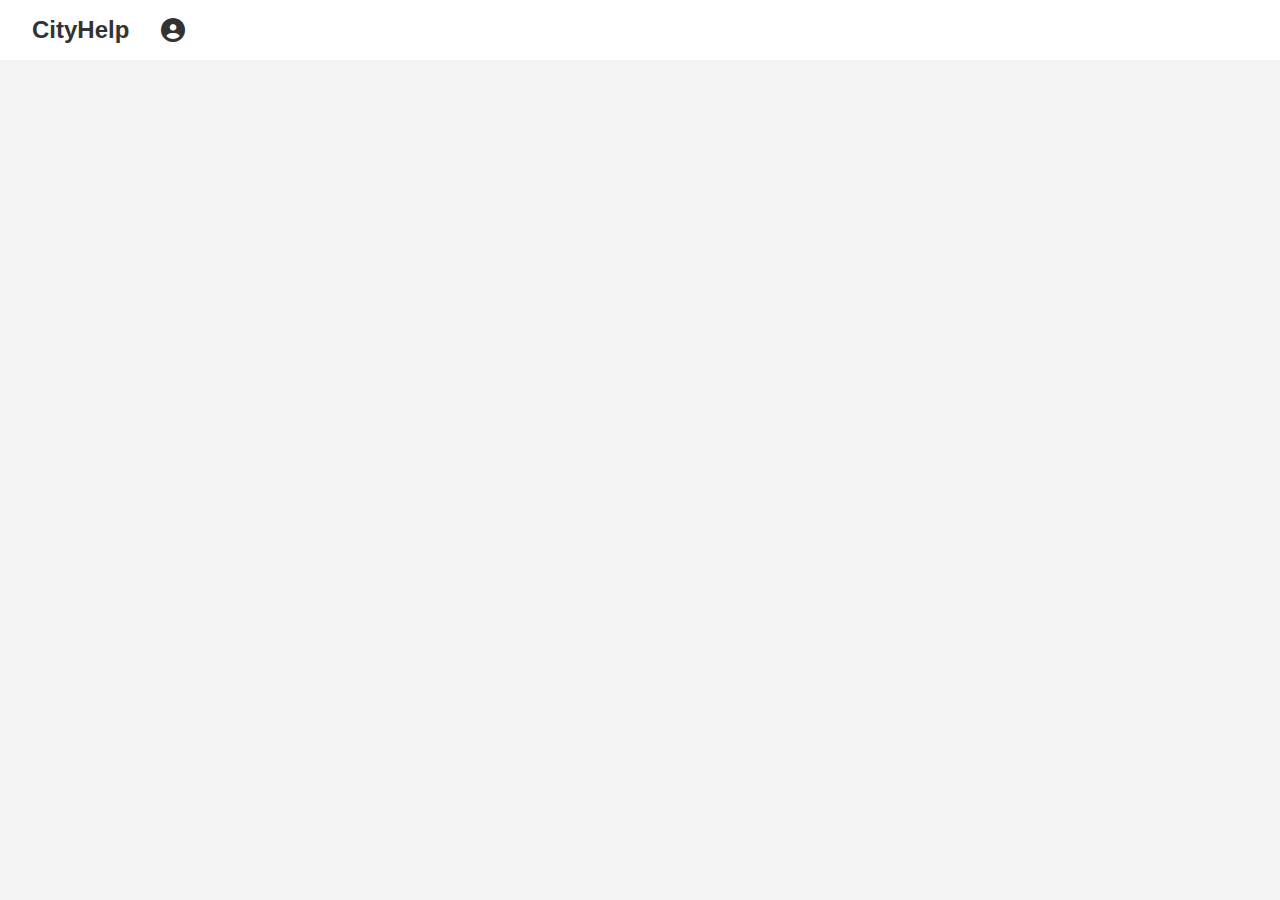
<file: profile.html>
<!DOCTYPE html>
<html lang="en">

<head>
  <meta charset="UTF-8" />
  <meta name="viewport" content="width=device-width, initial-scale=1.0" />
  <title>CityHelp - Auth Modal</title>
  <link rel="stylesheet" href="https://cdnjs.cloudflare.com/ajax/libs/font-awesome/6.5.0/css/all.min.css" />
  <style>
    body {
      font-family: 'Segoe UI', sans-serif;
      margin: 0;
      background: #f4f4f4;
    }

    .navbar {
      display: flex;
      align-items: center;
      padding: 1rem 2rem;
      background: #fff;
      color: #000000;
      position: sticky;
      top: 0;
      z-index: 1000;
      gap: 2rem;
    }

    .logo {
      font-size: 1.8rem;
      font-weight: 700;
      color: #000000;
      /* warm orange */
    }

    .nav-links {
      list-style: none;
      display: flex;
      gap: 1.5rem;
      margin: 0;
      padding: 0;
      flex-grow: 1;
    }

    .nav-links li a {
      color: #121212;
      text-decoration: none;
      font-weight: 600;
      font-size: 1rem;
      padding: 0.4rem 0.8rem;
      border-radius: 4px;
      transition: background-color 0.3s ease;
      background: #fff;
    }

    .nav-links li a:hover {
      color: #222;
      box-shadow: 0 1px 2px #c2c2c2;
    }

    .back-home-btn {
      background: #fff;
      color: #000000;
      border: none;
      padding: 0.5rem 1rem;
      font-weight: 700;
      font-size: 1rem;
      border-radius: 6px;
      cursor: pointer;
      transition: background-color 0.3s ease;
    }

    .back-home-btn:hover {
      box-shadow: 0 1px 2px #c2c2c2;
    }

    .logo {
      font-size: 1.5rem;
      font-weight: bold;
      color: #333;
    }

    #profileIcon {
      font-size: 1.5rem;
      cursor: pointer;
      color: #333;
    }

    .modal {
      display: none;
      position: fixed;
      z-index: 9999;
      left: 0;
      top: 0;
      width: 100%;
      height: 100%;
      background-color: rgba(0, 0, 0, 0.5);
      justify-content: center;
      align-items: center;
    }

    .modal.show {
      display: flex;
    }

    .modal-box {
      background: #fff;
      padding: 2rem;
      border-radius: 10px;
      width: 90%;
      max-width: 400px;
      box-shadow: 0 10px 25px rgba(0, 0, 0, 0.15);
      animation: pop 0.3s ease;
    }

    @keyframes pop {
      from {
        transform: scale(0.95);
        opacity: 0;
      }

      to {
        transform: scale(1);
        opacity: 1;
      }
    }

    .modal-header {
      display: flex;
      justify-content: space-between;
      align-items: center;
      margin-bottom: 1rem;
    }

    .modal-header h2 {
      margin: 0;
      font-size: 1.3rem;
    }

    .close {
      cursor: pointer;
      font-size: 1.5rem;
      color: #999;
    }

    .modal-tabs {
      display: flex;
      margin-bottom: 1rem;
    }

    .modal-tabs button {
      flex: 1;
      padding: 10px;
      border: none;
      background: #eee;
      cursor: pointer;
      font-weight: 600;
    }

    .modal-tabs button.active {
      background: #007bff;
      color: white;
    }

    .modal-body input {
      display: block;
      width: 100%;
      padding: 10px;
      margin-bottom: 1rem;
      border: 1px solid #ccc;
      border-radius: 6px;
      font-size: 14px;
    }

    .modal-body button {
      width: 100%;
      padding: 10px;
      background: #007bff;
      color: white;
      border: none;
      border-radius: 6px;
      font-weight: bold;
      cursor: pointer;
    }

    .modal-body .hint {
      text-align: center;
      font-size: 12px;
      color: #777;
      margin-top: 1rem;
    }
  </style>
</head>

<body>
  <div class="navbar">
    <div class="logo">CityHelp</div>
    <i class="fa-solid fa-circle-user" id="profileIcon"></i>
  </div> <!-- LOGIN / SIGNUP MODAL -->
  <div class="modal" id="authModal">
    <div class="modal-box">
      <div class="modal-header">
        <h2 id="authTitle">Login</h2>
        <span class="close" onclick="closeModal()">×</span>
      </div>
      <div class="modal-tabs">
        <button onclick="switchAuth('login')" id="loginTab" class="active">Login</button>
        <button onclick="switchAuth('signup')" id="signupTab">Sign Up</button>
      </div>

      <div class="modal-body">
        <input type="email" id="authEmail" placeholder="Email" required />
        <input type="password" id="authPassword" placeholder="Password" required />
        <button onclick="handleAuth()" id="authBtn">Login</button>
        <p class="hint">Your credentials are stored locally and not shared.</p>
      </div>
    </div>

  </div>
  <script>
    const profileIcon = document.getElementById("profileIcon");
    const modal = document.getElementById("authModal");
    const authEmail = document.getElementById("authEmail");
    const authPassword = document.getElementById("authPassword");
    const authBtn = document.getElementById("authBtn");
    const authTitle = document.getElementById("authTitle");
    const loginTab = document.getElementById("loginTab");
    const signupTab = document.getElementById("signupTab");

    let authMode = "login";

    profileIcon.addEventListener("click", () => {
      openModal();
    });

    function openModal() {
      modal.classList.add("show");
      document.body.style.overflow = "hidden";
    }

    function closeModal() {
      modal.classList.remove("show");
      document.body.style.overflow = "auto";
    }

    function switchAuth(mode) {
      authMode = mode;
      authTitle.textContent = mode === "login" ? "Login" : "Sign Up";
      authBtn.textContent = mode === "login" ? "Login" : "Sign Up";
      loginTab.classList.toggle("active", mode === "login");
      signupTab.classList.toggle("active", mode === "signup");
    }

    function handleAuth() {
      const email = authEmail.value.trim();
      const password = authPassword.value.trim();

      if (!email || !password) {
        alert("Please fill in both fields.");
        return;
      }

      if (!/^[^\s@]+@[^\s@]+\.[^\s@]+$/.test(email)) {
        alert("Invalid email format.");
        return;
      }

      if (password.length < 6) {
        alert("Password must be at least 6 characters.");
        return;
      }

      localStorage.setItem("isLoggedIn", "true");
      localStorage.setItem("username", email);
      alert(authMode === "login" ? "Logged in successfully!" : "Account created!");
      closeModal();
    }

    function logout() {
      localStorage.removeItem("isLoggedIn");
      localStorage.removeItem("username");
      alert("Logged out.");
    }
  </script>
</body>

</html>
</file>
<file: style1.css>
body {
    font-family: 'Segoe UI', sans-serif;
    margin: 0;
    padding: 0;
    background-color: #f9f9f9;
    color: #333;
}

/* Navigation */
#Navigation {
    display: flex;
    position: fixed;
    width: 97%;
    z-index: 1000;
    top: 0;
    justify-content: space-between;
    align-items: center;
    padding: 1rem 2rem;
    background-color: #ffffff;
    box-shadow: 0 2px 5px rgba(0, 0, 0, 0.05);
}

.logo {
    font-size: 1.5rem;
    font-weight: bold;
    color: #000000;
}

.nav-icons {
    display: flex;
    gap: 1rem;
    font-size: 1rem;
    margin-left: 2rem;
    margin-right: auto;
    
}

.nav-item {
    cursor: pointer;
    color: #000000;
    display: flex;
    align-items: center;
    gap: 0.3rem;
    transition: color 0.3s;
    opacity: 0.8;
    size: 1;
}

.nav-item:hover {
    color: #000000;
    opacity: 1;
    size: 1.3;
}

.nav-right i {

    display: inline-block;
    align-items: center;
    font-size: 1.2rem;
    color: #000000;
    cursor: pointer;
    margin: 0 10px;
    transition: color 0.3s;
    opacity: 0.8;
    size: 1;
}

.nav-right i:hover {
    color: #000000;
    opacity: 1;
    size: 1.3;
}

/* Hero Section */
.hero {
  margin-top: 2rem;
    text-align: center;
    padding: 2rem;
    background: linear-gradient(to right, #fceae8, #e8f8f5);
    height: 230px;
}

.hero h1 {
    font-size: 2rem;
    margin-bottom: 0.5rem;
}

.hero p {
    font-size: 1rem;
    margin-bottom: 1.5rem;
    color: #555;
}

.location-service {
    display: flex;
    justify-content: center;
    gap: 1rem;
    margin-bottom: 1rem;
    position: relative;
}
@import url('https://cdnjs.cloudflare.com/ajax/libs/font-awesome/6.5.0/css/all.min.css');

.search-bar {
  display: flex;
  gap: 12px;
  max-width: 900px;
  width: 100%;
  margin: auto;
  font-family: 'Segoe UI', sans-serif;
}

.clear-btn {
  position: absolute;
  top: 50%;
  right: 10px;
  transform: translateY(-50%);
  font-size: 16px;
  color: #999;
  cursor: pointer;
  display: none;
}

.input-wrapper input:not(:placeholder-shown) ~ .clear-btn {
  display: block;
}

.input-wrapper {
  position: relative;
  flex: 1;
}

.input-wrapper input {
  width: 100%;
  padding: 12px 16px 12px 40px;
  font-size: 15px;
  border: 1px solid #ccc;
  border-radius: 6px;
  outline: none;
  background-color: #fff;
  color: #333;
}

.input-wrapper i {
  position: absolute;
  top: 50%;
  left: 12px;
  transform: translateY(-50%);
  color: #888;
  font-size: 14px;
  pointer-events: none;
}

.dropdown-menu {
  display: none;
  position: absolute;
  top: 105%;
  left: 0;
  right: 0;
  background: #fff;
  border: 1px solid #ccc;
  border-top: none;
  z-index: 10;
  border-radius: 0 0 6px 6px;
  box-shadow: 0 4px 8px rgba(0, 0, 0, 0.05);
}

.dropdown-menu h4 {
  margin: 10px 14px 6px;
  font-size: 13px;
  color: #555;
  font-weight: 600;
  border-bottom: 1px solid #eee;
  padding-bottom: 4px;
}

.dropdown-menu div {
  padding: 10px 14px;
  cursor: pointer;
  font-size: 14px;
  color: #333;
  transition: background 0.2s;
}

.dropdown-menu div:hover {
  background-color: #f2f2f2;
}

/* Container */
.cards-container {
    display: flex;
    justify-content: center;
    gap: 30px;
    padding: 40px 20px;
    flex-wrap: wrap;
    background-color: #fff;
  }
  
  .card {
    border-radius: 16px;
    padding: 20px;
    width: 300px;
    box-shadow: 0 4px 15px rgba(0, 0, 0, 0.1);
    text-align: center;
    transition: transform 0.3s ease;
  }
  
  .card:hover {
    transform: translateY(-5px);
  }

  .card.green {
    background-color: #fdf7e7;
  }
  
  .card.peach {
    background-color: #fff2ea;
  }
  
  .card.beige {
    background-color: #ecf5ec;
  }
 
  .card h3 {
    font-size: 20px;
    font-weight: bold;
    margin-bottom: 20px;
    color: #000;
  }

  .card-icons {
    display: flex;
    justify-content: space-around;
    flex-wrap: wrap;
    gap: 15px;
    margin-bottom: 15px;
  }
  
  .icon {
    display: flex;
    flex-direction: column;
    align-items: center;
    width: 60px;
  }
  
  .icon img {
    width: 60px;
    height: 60px;
    border-radius: 50%;
    object-fit: cover;
    box-shadow: 0 2px 8px rgba(0, 0, 0, 0.08);
    margin-bottom: 8px;
  }
  
  .icon p {
    font-size: 14px;
    margin: 0;
    color: #333;
  }
  
  .card a {
    text-decoration: none;
    color: #000000;
    font-weight: bold;
    font-size: 14px;
  }
  
  .card a:hover {
    text-decoration: underline;
  }

  .carousel-container {
  position: relative;
  width: 100%;
  max-width: 1400px;
  margin: auto;
  overflow: hidden;
}

.carousel-track {
  display: flex;
  transition: transform 0.5s ease;
  gap: 20px;
  margin: 20px;
}

.slide {
  flex: 0 0 calc(25% - 15px);
}

.carousel-card {
  background: #ffffff;
  border-radius: 12px;
  padding: 16px;
  display: flex;
  flex-direction: column;
  justify-content: space-between;
  min-height: 400px;
  text-align: center;
  box-shadow: 0 4px 10px rgba(0, 0, 0, 0.08);
}

.carousel-card img {
  width: 100%;
  height: 180px;
  object-fit: cover;
  border-radius: 8px;
  margin: 12px 0;
}

.carousel-track {
  display: flex;
  overflow-x: scroll;
  scroll-behavior: smooth;
  scrollbar-width: none;
}
.carousel-track::-webkit-scrollbar {
  display: none;
}

.slide {
  flex: 0 0 auto;
  width: 250px; 
  margin-right: 16px;
}


.badge {
  background: linear-gradient(to right, #fceae8, #e8f8f5);
  color: rgb(0, 0, 0);
  padding: 5px 10px;
 
  border-radius: 20px;
  font-size: 12px;
  display: inline-block;
}

h4 {
  font-size: 18px;
  font-weight: bold;
  margin: 8px 0;
}

.subtitle {
  font-size: 14px;
  color: #555;
  margin-bottom: 12px;
}

.cta {
  margin-top: auto;
  background-color: #111;
  color: #fff;
  border: none;
  padding: 10px 16px;
  border-radius: 6px;
  cursor: pointer;
  transition: background 0.3s;
}


.cta:hover {
  background-color: #333;
}

.carousel-container {
  position: relative;
  overflow: hidden;
  padding: 10px;
}

.carousel-track {
  display: flex;
  overflow-x: auto;
  scroll-behavior: smooth;
  gap: 16px;
  scrollbar-width: none;
}

.carousel-track::-webkit-scrollbar {
  display: none;
}

.slide {
  flex: 0 0 auto;
  width: 250px; 
}

.carousel-btn.left {
  left: 5px;
}

.carousel-btn.right {
  right: 5px;
}

.carousel-btn {
  position: absolute;
  top: 50%;
  transform: translateY(-50%);
  background: #ffffff;
  border: 1px solid #ccc;
  border-radius: 50%;
  width: 40px;
  height: 40px;
  font-size: 20px;
  cursor: pointer;
  box-shadow: 0 2px 8px rgba(0,0,0,0.3);
  z-index: 5;
}


@media (max-width: 1024px) {
  .slide {
    flex: 0 0 calc(33.33% - 13.33px);
  }
}

@media (max-width: 768px) {
  .slide {
    flex: 0 0 50%;
  }
}

@media (max-width: 480px) {
  .slide {
    flex: 0 0 100%;
  }
}

/*cities*/
  .cities {
    padding: 40px 20px;
    background-color: #fff;
    display: block;
  }
  
  .cities h2 {
    font-size: 24px;
    font-weight: 700;
    margin-bottom: 10px;
    position: relative;
    display: inline-block;
    color: #111;
  }
  
  .cities h2::after {
    content: "";
    display: block;
    width: 50px;
    height: 4px;
    background-color: #ff6600;
    margin-top: 5px;
    border-radius: 2px;
  }
  
  .city-list {
    display: flex;
    flex-wrap: wrap;
    gap: 30px;
    margin-top: 20px;
    justify-content: center;
  }
  
  .city-list div {
    text-align: center;
    max-width: 100px;
  }
  
  .city-list img {
    width: 100px;
    height: 100px;
    object-fit: cover;
    border-radius: 15px;
    box-shadow: 0 4px 10px rgba(0, 0, 0, 0.08);
    transition: transform 0.3s ease;
  }
  
  .city-list img:hover {
    transform: scale(1.05);
  }
  
  .city-list p {
    margin-top: 8px;
    font-size: 14px;
    color: #333;
  }
</file>
